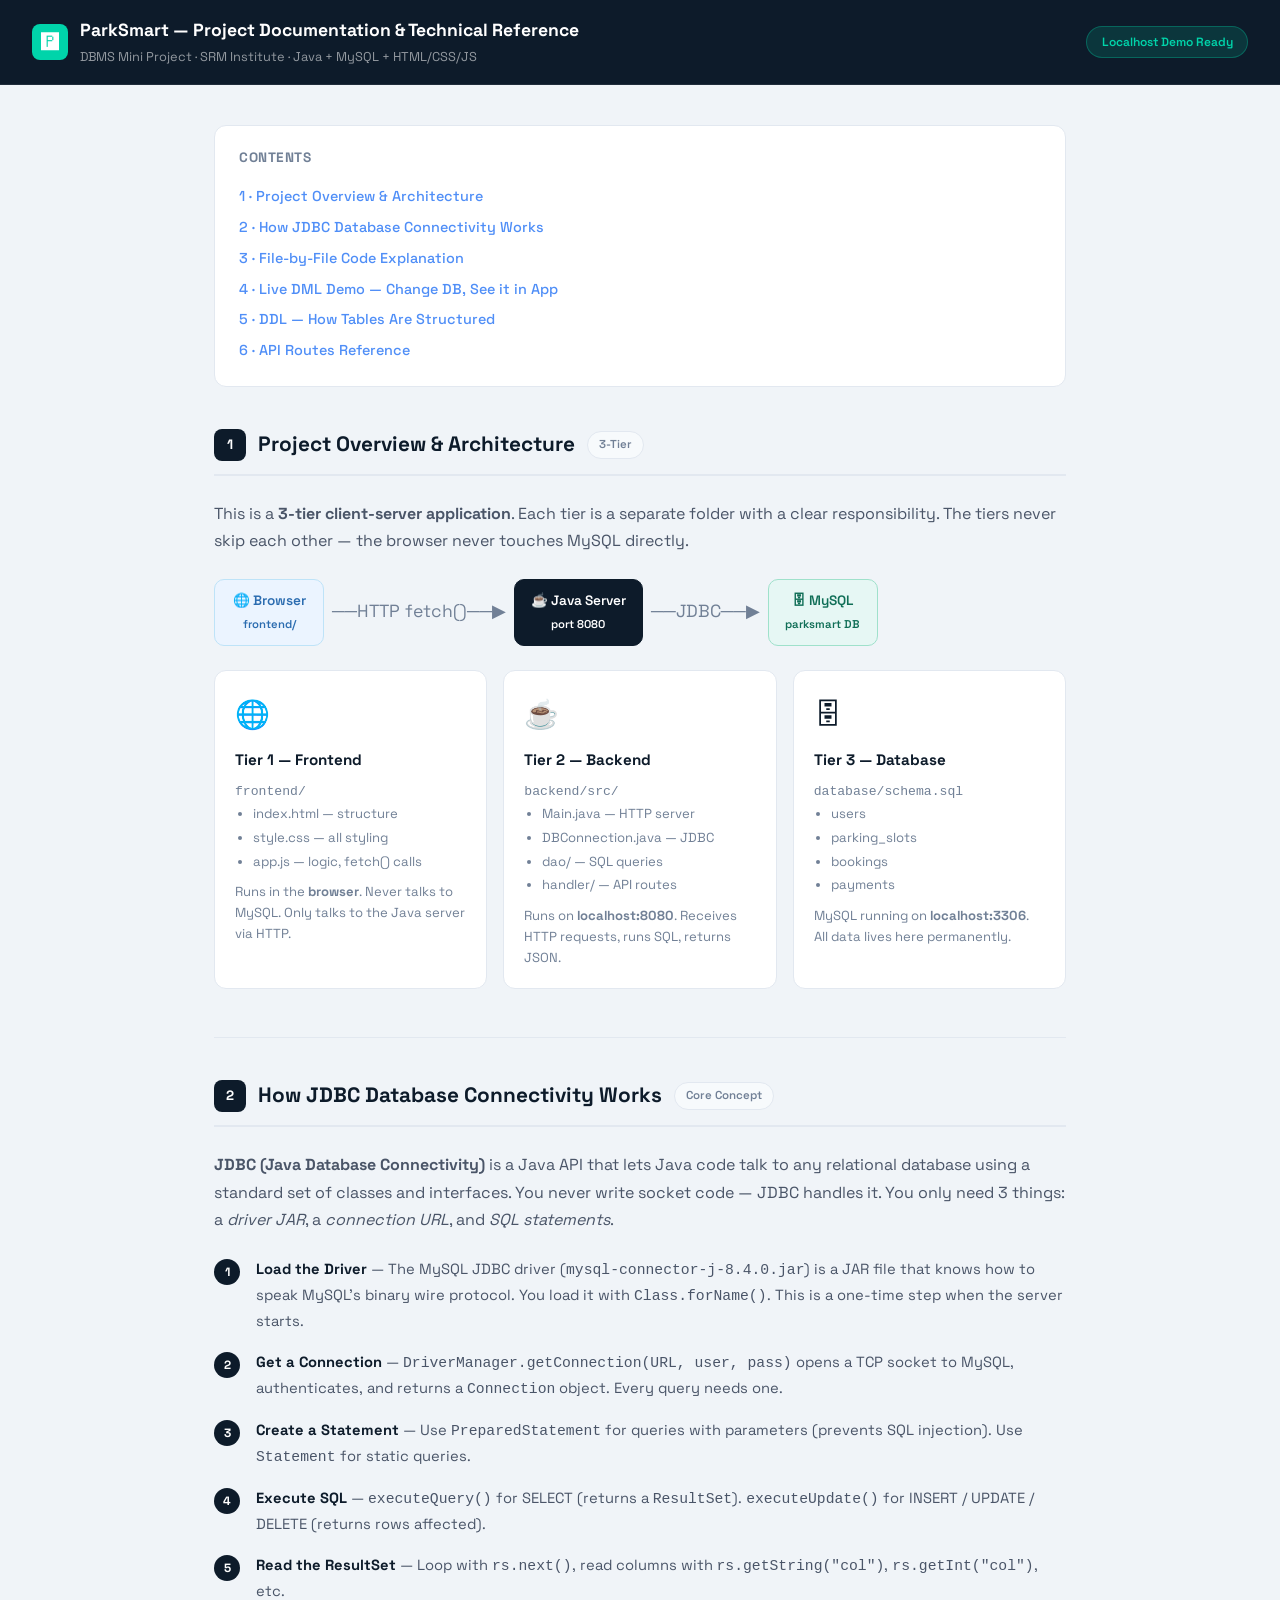
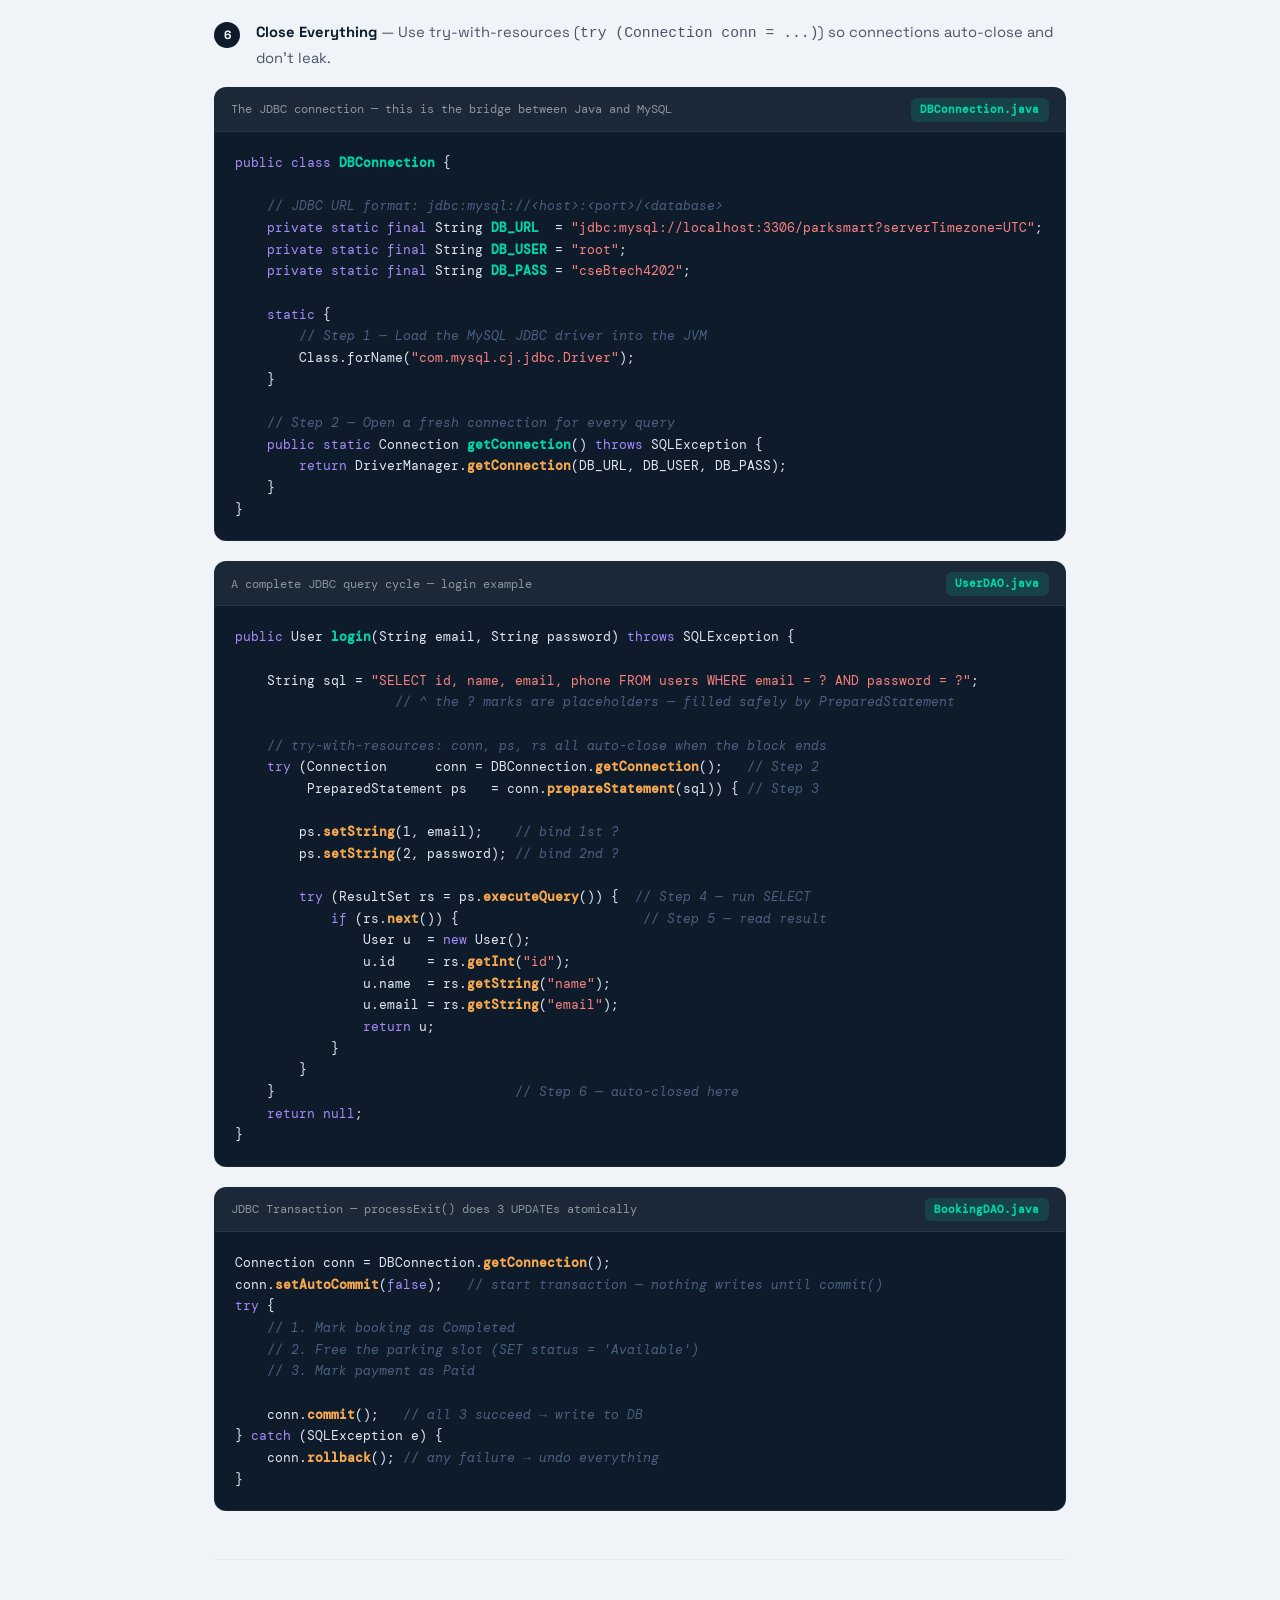
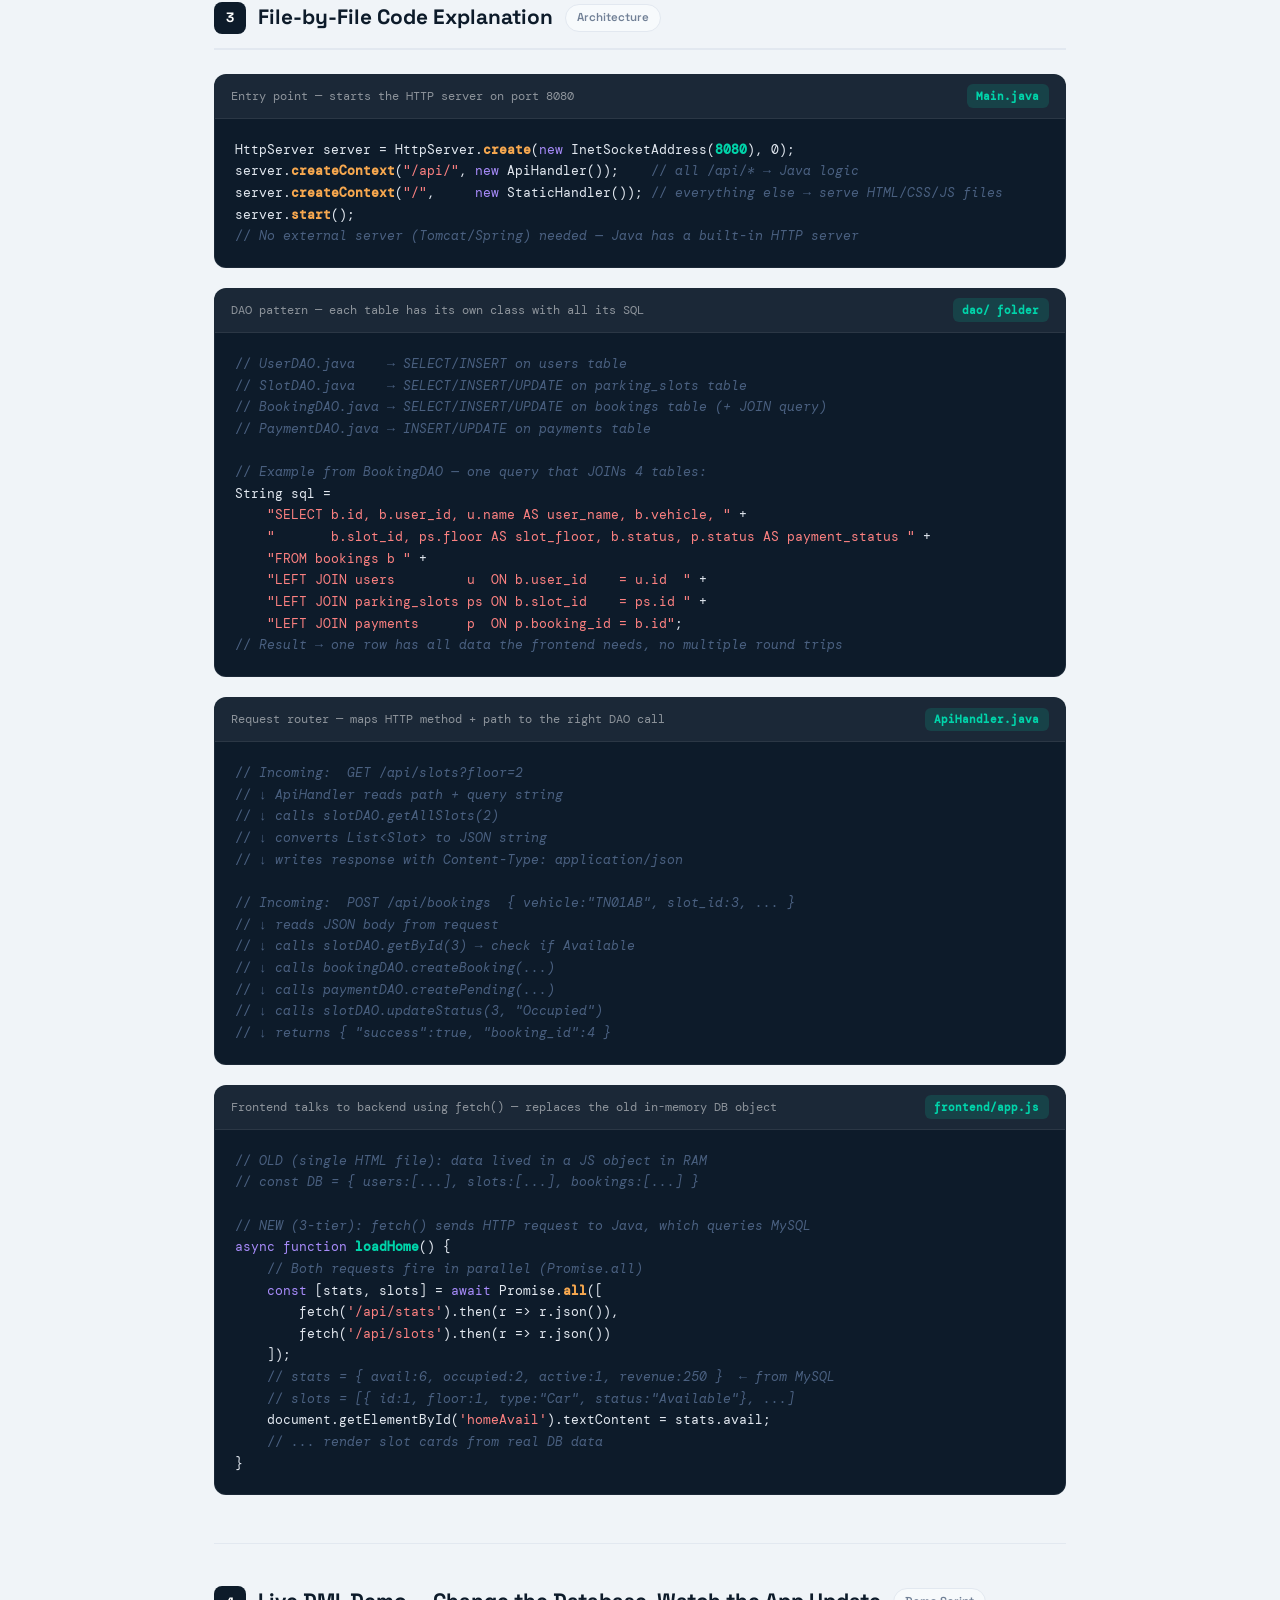
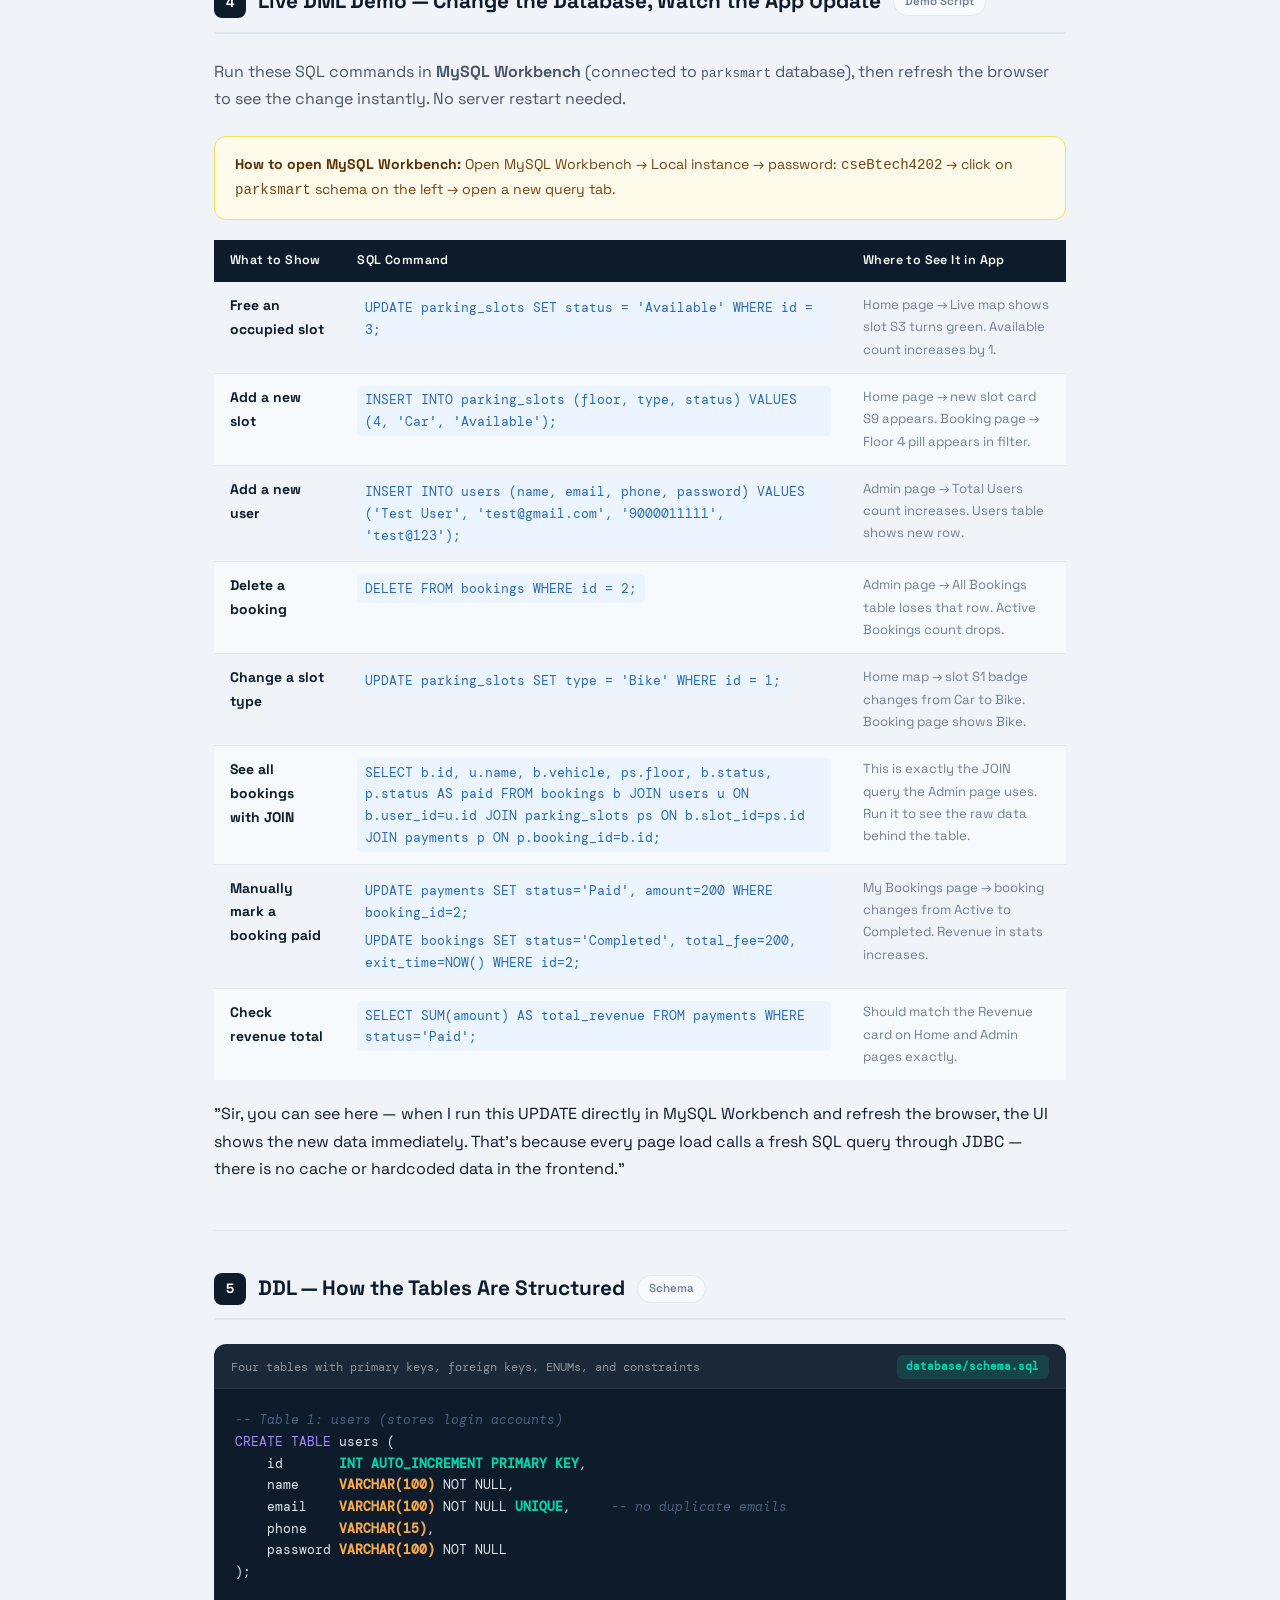
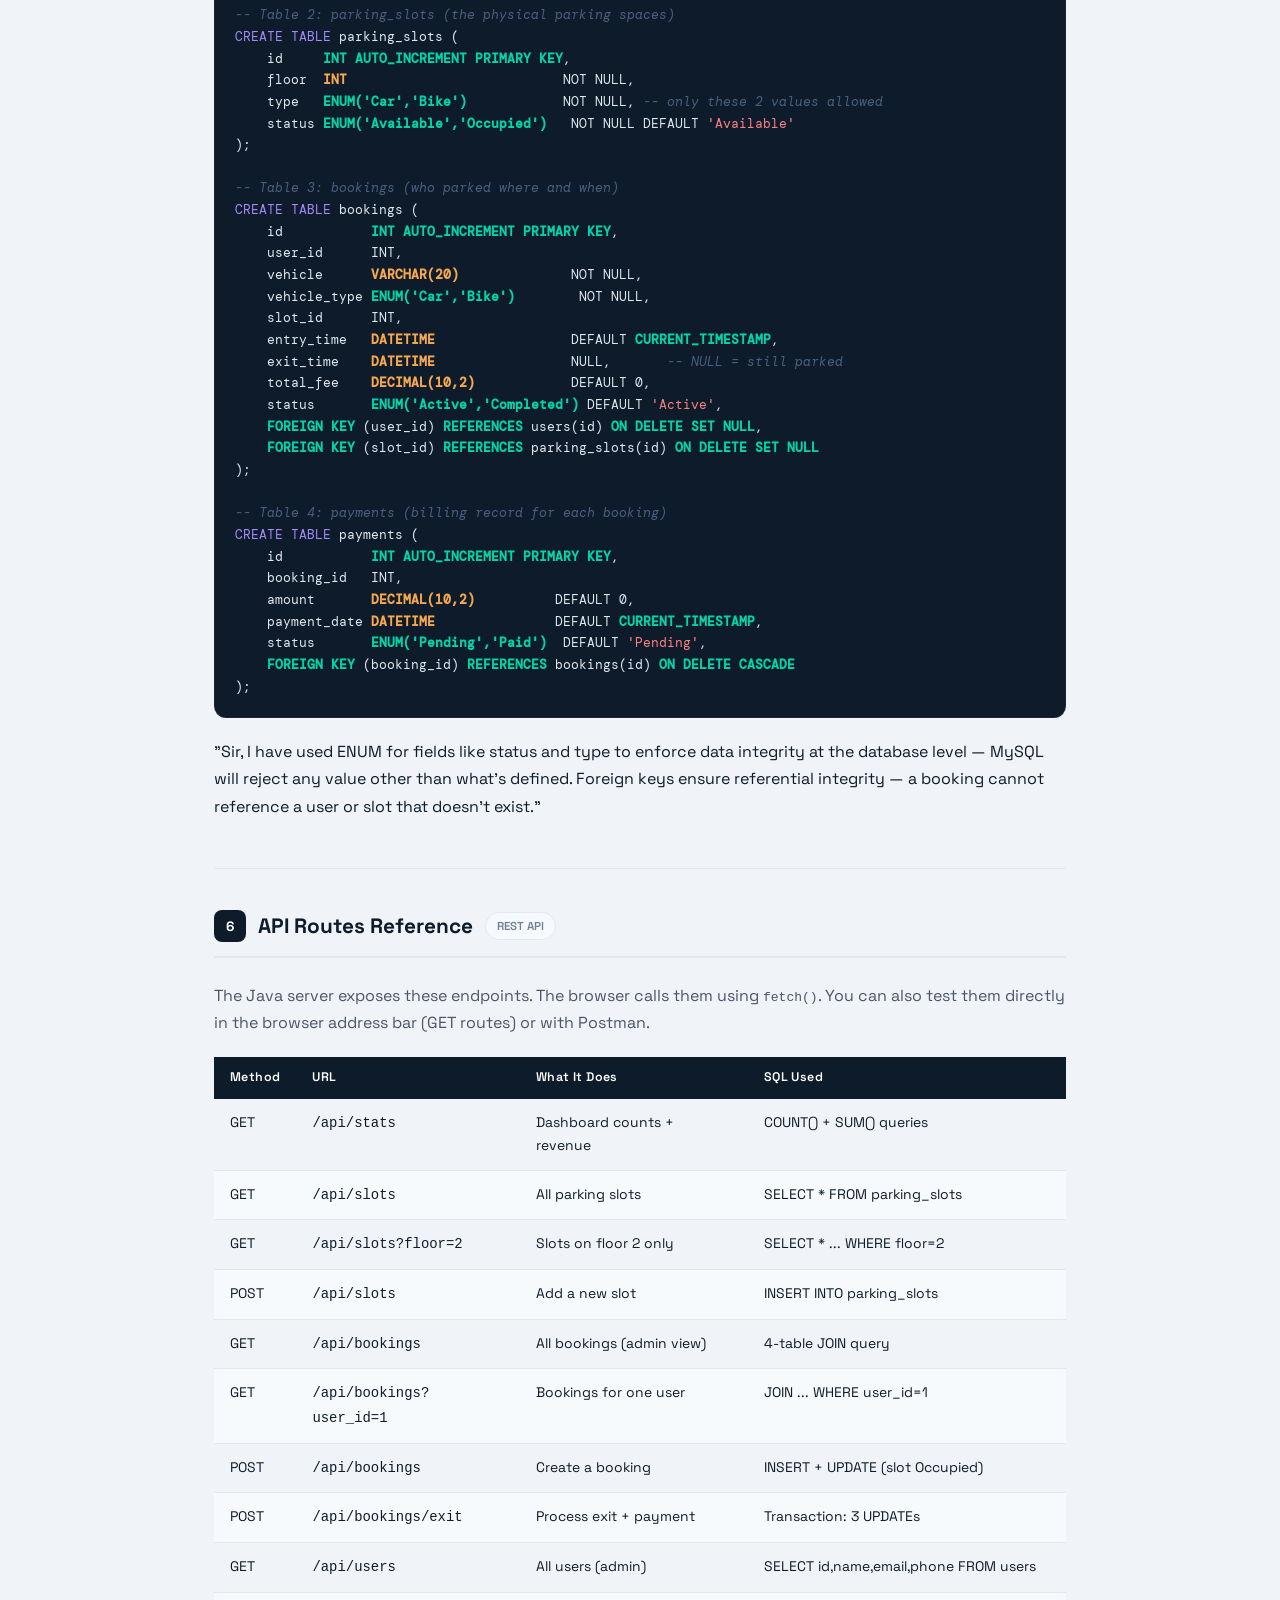
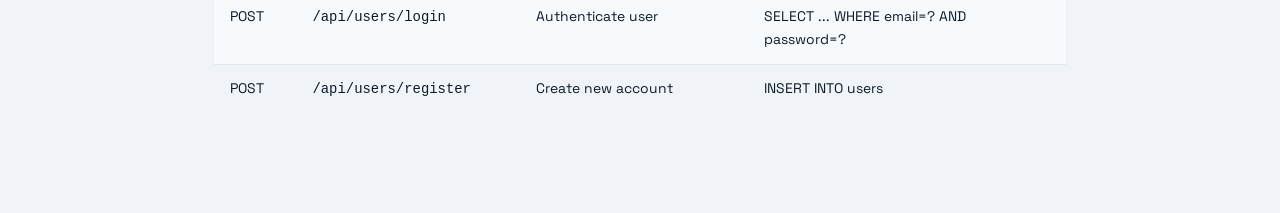
<file: PRESENTATION_SCRIPT.html>
<!DOCTYPE html>
<html lang="en">
<head>
<meta charset="UTF-8">
<meta name="viewport" content="width=device-width, initial-scale=1.0">
<title>ParkSmart – Project Documentation</title>
<link href="https://fonts.googleapis.com/css2?family=Space+Grotesk:wght@300;400;500;600;700&family=DM+Mono:wght@400;500&display=swap" rel="stylesheet">
<style>
  :root {
    --navy: #0d1b2a; --navy-light: #1a3c5e;
    --accent: #00d4aa; --accent2: #4f8ef7; --accent3: #f7a84f;
    --bg: #f0f4f8; --surface: #fff; --surface2: #f7fafc;
    --text: #0d1b2a; --text2: #4a5568; --text3: #718096;
    --border: #e2e8f0; --success: #38a169; --danger: #e53e3e;
    --radius: 12px; --radius-lg: 20px;
  }
  * { margin:0; padding:0; box-sizing:border-box; }
  body { font-family:'Space Grotesk',sans-serif; background:var(--bg); color:var(--text); line-height:1.7; }

  /* TOP BAR */
  .topbar { background:var(--navy); color:#fff; padding:1rem 2rem; display:flex; align-items:center; gap:12px; position:sticky; top:0; z-index:100; border-bottom:1px solid rgba(255,255,255,0.08); }
  .topbar .logo-icon { width:36px; height:36px; background:var(--accent); border-radius:8px; display:flex; align-items:center; justify-content:center; font-size:18px; flex-shrink:0; }
  .topbar h1 { font-size:1.1rem; font-weight:700; }
  .topbar p  { font-size:0.8rem; color:rgba(255,255,255,0.55); }
  .badge { margin-left:auto; background:rgba(0,212,170,0.15); color:var(--accent); border:1px solid rgba(0,212,170,0.3); padding:0.3rem 0.9rem; border-radius:20px; font-size:0.75rem; font-weight:600; white-space:nowrap; }

  /* LAYOUT */
  .container { max-width:900px; margin:0 auto; padding:2.5rem 1.5rem 4rem; }

  /* SECTION */
  .section { margin-bottom:3rem; }
  .section-header {
    display:flex; align-items:center; gap:0.75rem;
    margin-bottom:1.5rem; padding-bottom:0.75rem;
    border-bottom:2px solid var(--border);
  }
  .section-num { width:32px; height:32px; background:var(--navy); color:#fff; border-radius:8px; display:flex; align-items:center; justify-content:center; font-size:0.85rem; font-weight:700; flex-shrink:0; }
  .section-header h2 { font-size:1.3rem; font-weight:700; }
  .section-header .tag { background:var(--surface2); border:1px solid var(--border); color:var(--text3); padding:0.2rem 0.7rem; border-radius:20px; font-size:0.72rem; font-weight:600; }


  /* NOTE BOX */
  .note {
    background:#fffbeb; border:1.5px solid #f6e05e;
    border-radius:var(--radius); padding:1rem 1.25rem; margin-bottom:1.25rem;
    font-size:0.88rem; color:#744210;
  }
  .note strong { color:#5a3000; }

  /* CODE BLOCK */
  .code-block {
    background:var(--navy); border-radius:var(--radius);
    overflow:hidden; margin-bottom:1.25rem;
    border:1px solid rgba(255,255,255,0.06);
  }
  .code-block .code-header {
    background:rgba(255,255,255,0.06); padding:0.6rem 1rem;
    display:flex; align-items:center; justify-content:space-between;
    border-bottom:1px solid rgba(255,255,255,0.07);
  }
  .code-block .code-header span { font-size:0.75rem; color:rgba(255,255,255,0.5); font-family:'DM Mono',monospace; }
  .code-block .code-header .file-tag { background:rgba(0,212,170,0.15); color:var(--accent); padding:0.15rem 0.6rem; border-radius:6px; font-size:0.7rem; font-weight:600; }
  .code-block pre { padding:1.25rem; font-family:'DM Mono',monospace; font-size:0.82rem; color:#e2e8f0; overflow-x:auto; line-height:1.65; }
  .hl  { color:#00d4aa; font-weight:600; }   /* teal highlight  */
  .hl2 { color:#f7a84f; font-weight:600; }   /* orange highlight */
  .hl3 { color:#a78bfa; }                     /* purple – keywords */
  .hl4 { color:#fc8181; }                     /* red – strings */
  .cm  { color:#4a6080; font-style:italic; }  /* comments */

  /* FLOW DIAGRAM */
  .flow { display:flex; align-items:center; flex-wrap:wrap; gap:0.5rem; margin-bottom:1.5rem; }
  .flow-box {
    background:var(--surface); border:1.5px solid var(--border);
    border-radius:10px; padding:0.6rem 1rem; font-size:0.85rem; font-weight:600;
    text-align:center; min-width:110px;
  }
  .flow-box.blue  { background:#ebf4ff; border-color:#bee3f8; color:#2b6cb0; }
  .flow-box.green { background:#e6f7f4; border-color:#9fe1cb; color:#0f6e56; }
  .flow-box.navy  { background:var(--navy); color:#fff; border-color:var(--navy); }
  .flow-box.orange{ background:#fffbeb; border-color:#f6e05e; color:#744210; }
  .flow-arrow { font-size:1.1rem; color:var(--text3); }

  /* STEPS */
  .steps { list-style:none; }
  .steps li { display:flex; gap:1rem; margin-bottom:1rem; align-items:flex-start; }
  .step-num { width:26px; height:26px; background:var(--navy); color:#fff; border-radius:50%; display:flex; align-items:center; justify-content:center; font-size:0.75rem; font-weight:700; flex-shrink:0; margin-top:2px; }
  .step-body { font-size:0.92rem; color:var(--text2); }
  .step-body strong { color:var(--text); }

  /* DML TABLE */
  .demo-table { width:100%; border-collapse:collapse; margin-bottom:1.25rem; font-size:0.87rem; }
  .demo-table th { background:var(--navy); color:#fff; padding:0.65rem 1rem; text-align:left; font-weight:600; font-size:0.78rem; letter-spacing:0.4px; }
  .demo-table td { padding:0.75rem 1rem; border-bottom:1px solid var(--border); vertical-align:top; }
  .demo-table tr:last-child td { border-bottom:none; }
  .demo-table tr:nth-child(even) td { background:var(--surface2); }
  .demo-table .sql { font-family:'DM Mono',monospace; font-size:0.8rem; color:#2b6cb0; background:#ebf4ff; padding:0.2rem 0.5rem; border-radius:5px; display:inline-block; }
  .demo-table .effect { color:var(--text3); font-size:0.82rem; }

  /* ARCH CARD */
  .arch-grid { display:grid; grid-template-columns:1fr 1fr 1fr; gap:1rem; margin-bottom:1.5rem; }
  .arch-card { background:var(--surface); border:1.5px solid var(--border); border-radius:var(--radius); padding:1.25rem; }
  .arch-card .arch-icon { font-size:1.75rem; margin-bottom:0.5rem; }
  .arch-card h3 { font-size:0.95rem; font-weight:700; margin-bottom:0.5rem; }
  .arch-card p  { font-size:0.82rem; color:var(--text3); line-height:1.6; }
  .arch-card ul { font-size:0.82rem; color:var(--text3); padding-left:1.1rem; line-height:1.8; }
  @media(max-width:640px){ .arch-grid{grid-template-columns:1fr;} .flow{flex-direction:column;} }

  /* TOC */
  .toc { background:var(--surface); border:1px solid var(--border); border-radius:var(--radius); padding:1.25rem 1.5rem; margin-bottom:2.5rem; }
  .toc h3 { font-size:0.85rem; font-weight:700; color:var(--text3); margin-bottom:0.75rem; text-transform:uppercase; letter-spacing:0.5px; }
  .toc a  { display:block; font-size:0.9rem; color:var(--accent2); text-decoration:none; padding:0.2rem 0; font-weight:500; }
  .toc a:hover { text-decoration:underline; }

  hr.divider { border:none; border-top:1px solid var(--border); margin:2.5rem 0; }
</style>
</head>
<body>

<div class="topbar">
  <div class="logo-icon">🅿</div>
  <div>
    <h1>ParkSmart — Project Documentation & Technical Reference</h1>
    <p>DBMS Mini Project · SRM Institute · Java + MySQL + HTML/CSS/JS</p>
  </div>
  <div class="badge">Localhost Demo Ready</div>
</div>

<div class="container">

  <!-- TABLE OF CONTENTS -->
  <div class="toc">
    <h3>Contents</h3>
    <a href="#s1">1 · Project Overview & Architecture</a>
    <a href="#s2">2 · How JDBC Database Connectivity Works</a>
    <a href="#s3">3 · File-by-File Code Explanation</a>
    <a href="#s4">4 · Live DML Demo — Change DB, See it in App</a>
    <a href="#s5">5 · DDL — How Tables Are Structured</a>
    <a href="#s6">6 · API Routes Reference</a>
  </div>

  <!-- ══════════════════════════════════════════════════════════════ -->
  <div class="section" id="s1">
    <div class="section-header">
      <div class="section-num">1</div>
      <h2>Project Overview &amp; Architecture</h2>
      <span class="tag">3-Tier</span>
    </div>

    <p style="color:var(--text2);margin-bottom:1.5rem;">
      This is a <strong>3-tier client-server application</strong>. Each tier is a separate folder with a clear responsibility.
      The tiers never skip each other — the browser never touches MySQL directly.
    </p>

    <!-- FLOW -->
    <div class="flow">
      <div class="flow-box blue">🌐 Browser<br><small>frontend/</small></div>
      <div class="flow-arrow">──HTTP fetch()──▶</div>
      <div class="flow-box navy">☕ Java Server<br><small>port 8080</small></div>
      <div class="flow-arrow">──JDBC──▶</div>
      <div class="flow-box green">🗄 MySQL<br><small>parksmart DB</small></div>
    </div>

    <div class="arch-grid">
      <div class="arch-card">
        <div class="arch-icon">🌐</div>
        <h3>Tier 1 — Frontend</h3>
        <p><code>frontend/</code></p>
        <ul>
          <li>index.html — structure</li>
          <li>style.css — all styling</li>
          <li>app.js — logic, fetch() calls</li>
        </ul>
        <p style="margin-top:0.5rem;">Runs in the <strong>browser</strong>. Never talks to MySQL. Only talks to the Java server via HTTP.</p>
      </div>
      <div class="arch-card">
        <div class="arch-icon">☕</div>
        <h3>Tier 2 — Backend</h3>
        <p><code>backend/src/</code></p>
        <ul>
          <li>Main.java — HTTP server</li>
          <li>DBConnection.java — JDBC</li>
          <li>dao/ — SQL queries</li>
          <li>handler/ — API routes</li>
        </ul>
        <p style="margin-top:0.5rem;">Runs on <strong>localhost:8080</strong>. Receives HTTP requests, runs SQL, returns JSON.</p>
      </div>
      <div class="arch-card">
        <div class="arch-icon">🗄</div>
        <h3>Tier 3 — Database</h3>
        <p><code>database/schema.sql</code></p>
        <ul>
          <li>users</li>
          <li>parking_slots</li>
          <li>bookings</li>
          <li>payments</li>
        </ul>
        <p style="margin-top:0.5rem;">MySQL running on <strong>localhost:3306</strong>. All data lives here permanently.</p>
      </div>
    </div>
  </div>

  <hr class="divider">

  <!-- ══════════════════════════════════════════════════════════════ -->
  <div class="section" id="s2">
    <div class="section-header">
      <div class="section-num">2</div>
      <h2>How JDBC Database Connectivity Works</h2>
      <span class="tag">Core Concept</span>
    </div>

    <p style="color:var(--text2);margin-bottom:1.5rem;">
      <strong>JDBC (Java Database Connectivity)</strong> is a Java API that lets Java code talk to any relational database
      using a standard set of classes and interfaces. You never write socket code — JDBC handles it.
      You only need 3 things: a <em>driver JAR</em>, a <em>connection URL</em>, and <em>SQL statements</em>.
    </p>

    <!-- Step by step -->
    <ul class="steps">
      <li>
        <div class="step-num">1</div>
        <div class="step-body"><strong>Load the Driver</strong> — The MySQL JDBC driver (<code>mysql-connector-j-8.4.0.jar</code>)
        is a JAR file that knows how to speak MySQL's binary wire protocol. You load it with <code>Class.forName()</code>.
        This is a one-time step when the server starts.</div>
      </li>
      <li>
        <div class="step-num">2</div>
        <div class="step-body"><strong>Get a Connection</strong> — <code>DriverManager.getConnection(URL, user, pass)</code>
        opens a TCP socket to MySQL, authenticates, and returns a <code>Connection</code> object.
        Every query needs one.</div>
      </li>
      <li>
        <div class="step-num">3</div>
        <div class="step-body"><strong>Create a Statement</strong> — Use <code>PreparedStatement</code> for queries with
        parameters (prevents SQL injection). Use <code>Statement</code> for static queries.</div>
      </li>
      <li>
        <div class="step-num">4</div>
        <div class="step-body"><strong>Execute SQL</strong> — <code>executeQuery()</code> for SELECT (returns a
        <code>ResultSet</code>). <code>executeUpdate()</code> for INSERT / UPDATE / DELETE (returns rows affected).</div>
      </li>
      <li>
        <div class="step-num">5</div>
        <div class="step-body"><strong>Read the ResultSet</strong> — Loop with <code>rs.next()</code>,
        read columns with <code>rs.getString("col")</code>, <code>rs.getInt("col")</code>, etc.</div>
      </li>
      <li>
        <div class="step-num">6</div>
        <div class="step-body"><strong>Close Everything</strong> — Use try-with-resources
        (<code>try (Connection conn = ...)</code>) so connections auto-close and don't leak.</div>
      </li>
    </ul>

    <!-- DBConnection code -->
    <div class="code-block">
      <div class="code-header">
        <span>The JDBC connection — this is the bridge between Java and MySQL</span>
        <span class="file-tag">DBConnection.java</span>
      </div>
      <pre><span class="hl3">public class</span> <span class="hl">DBConnection</span> {

    <span class="cm">// JDBC URL format: jdbc:mysql://&lt;host&gt;:&lt;port&gt;/&lt;database&gt;</span>
    <span class="hl3">private static final</span> String <span class="hl">DB_URL</span>  = <span class="hl4">"jdbc:mysql://localhost:3306/parksmart?serverTimezone=UTC"</span>;
    <span class="hl3">private static final</span> String <span class="hl">DB_USER</span> = <span class="hl4">"root"</span>;
    <span class="hl3">private static final</span> String <span class="hl">DB_PASS</span> = <span class="hl4">"cseBtech4202"</span>;

    <span class="hl3">static</span> {
        <span class="cm">// Step 1 — Load the MySQL JDBC driver into the JVM</span>
        Class.forName(<span class="hl4">"com.mysql.cj.jdbc.Driver"</span>);
    }

    <span class="cm">// Step 2 — Open a fresh connection for every query</span>
    <span class="hl3">public static</span> Connection <span class="hl">getConnection</span>() <span class="hl3">throws</span> SQLException {
        <span class="hl3">return</span> DriverManager.<span class="hl2">getConnection</span>(DB_URL, DB_USER, DB_PASS);
    }
}</pre>
    </div>

    <!-- PreparedStatement code -->
    <div class="code-block">
      <div class="code-header">
        <span>A complete JDBC query cycle — login example</span>
        <span class="file-tag">UserDAO.java</span>
      </div>
      <pre><span class="hl3">public</span> User <span class="hl">login</span>(String email, String password) <span class="hl3">throws</span> SQLException {

    String sql = <span class="hl4">"SELECT id, name, email, phone FROM users WHERE email = ? AND password = ?"</span>;
                    <span class="cm">// ^ the ? marks are placeholders — filled safely by PreparedStatement</span>

    <span class="cm">// try-with-resources: conn, ps, rs all auto-close when the block ends</span>
    <span class="hl3">try</span> (Connection      conn = DBConnection.<span class="hl2">getConnection</span>();   <span class="cm">// Step 2</span>
         PreparedStatement ps   = conn.<span class="hl2">prepareStatement</span>(sql)) { <span class="cm">// Step 3</span>

        ps.<span class="hl2">setString</span>(1, email);    <span class="cm">// bind 1st ?</span>
        ps.<span class="hl2">setString</span>(2, password); <span class="cm">// bind 2nd ?</span>

        <span class="hl3">try</span> (ResultSet rs = ps.<span class="hl2">executeQuery</span>()) {  <span class="cm">// Step 4 — run SELECT</span>
            <span class="hl3">if</span> (rs.<span class="hl2">next</span>()) {                       <span class="cm">// Step 5 — read result</span>
                User u  = <span class="hl3">new</span> User();
                u.id    = rs.<span class="hl2">getInt</span>(<span class="hl4">"id"</span>);
                u.name  = rs.<span class="hl2">getString</span>(<span class="hl4">"name"</span>);
                u.email = rs.<span class="hl2">getString</span>(<span class="hl4">"email"</span>);
                <span class="hl3">return</span> u;
            }
        }
    }                              <span class="cm">// Step 6 — auto-closed here</span>
    <span class="hl3">return null</span>;
}</pre>
    </div>

    <!-- Transaction code -->
    <div class="code-block">
      <div class="code-header">
        <span>JDBC Transaction — processExit() does 3 UPDATEs atomically</span>
        <span class="file-tag">BookingDAO.java</span>
      </div>
      <pre>Connection conn = DBConnection.<span class="hl2">getConnection</span>();
conn.<span class="hl2">setAutoCommit</span>(<span class="hl3">false</span>);   <span class="cm">// start transaction — nothing writes until commit()</span>
<span class="hl3">try</span> {
    <span class="cm">// 1. Mark booking as Completed</span>
    <span class="cm">// 2. Free the parking slot (SET status = 'Available')</span>
    <span class="cm">// 3. Mark payment as Paid</span>

    conn.<span class="hl2">commit</span>();   <span class="cm">// all 3 succeed → write to DB</span>
} <span class="hl3">catch</span> (SQLException e) {
    conn.<span class="hl2">rollback</span>(); <span class="cm">// any failure → undo everything</span>
}</pre>
    </div>
  </div>

  <hr class="divider">

  <!-- ══════════════════════════════════════════════════════════════ -->
  <div class="section" id="s3">
    <div class="section-header">
      <div class="section-num">3</div>
      <h2>File-by-File Code Explanation</h2>
      <span class="tag">Architecture</span>
    </div>

    <!-- Main.java -->
    <div class="code-block">
      <div class="code-header">
        <span>Entry point — starts the HTTP server on port 8080</span>
        <span class="file-tag">Main.java</span>
      </div>
      <pre>HttpServer server = HttpServer.<span class="hl2">create</span>(<span class="hl3">new</span> InetSocketAddress(<span class="hl">8080</span>), 0);
server.<span class="hl2">createContext</span>(<span class="hl4">"/api/"</span>, <span class="hl3">new</span> ApiHandler());    <span class="cm">// all /api/* → Java logic</span>
server.<span class="hl2">createContext</span>(<span class="hl4">"/"</span>,     <span class="hl3">new</span> StaticHandler()); <span class="cm">// everything else → serve HTML/CSS/JS files</span>
server.<span class="hl2">start</span>();
<span class="cm">// No external server (Tomcat/Spring) needed — Java has a built-in HTTP server</span></pre>
    </div>

    <!-- DAO pattern -->
    <div class="code-block">
      <div class="code-header">
        <span>DAO pattern — each table has its own class with all its SQL</span>
        <span class="file-tag">dao/ folder</span>
      </div>
      <pre><span class="cm">// UserDAO.java    → SELECT/INSERT on users table</span>
<span class="cm">// SlotDAO.java    → SELECT/INSERT/UPDATE on parking_slots table</span>
<span class="cm">// BookingDAO.java → SELECT/INSERT/UPDATE on bookings table (+ JOIN query)</span>
<span class="cm">// PaymentDAO.java → INSERT/UPDATE on payments table</span>

<span class="cm">// Example from BookingDAO — one query that JOINs 4 tables:</span>
String sql =
    <span class="hl4">"SELECT b.id, b.user_id, u.name AS user_name, b.vehicle, "</span> +
    <span class="hl4">"       b.slot_id, ps.floor AS slot_floor, b.status, p.status AS payment_status "</span> +
    <span class="hl4">"FROM bookings b "</span> +
    <span class="hl4">"LEFT JOIN users         u  ON b.user_id    = u.id  "</span> +
    <span class="hl4">"LEFT JOIN parking_slots ps ON b.slot_id    = ps.id "</span> +
    <span class="hl4">"LEFT JOIN payments      p  ON p.booking_id = b.id"</span>;
<span class="cm">// Result → one row has all data the frontend needs, no multiple round trips</span></pre>
    </div>

    <!-- ApiHandler -->
    <div class="code-block">
      <div class="code-header">
        <span>Request router — maps HTTP method + path to the right DAO call</span>
        <span class="file-tag">ApiHandler.java</span>
      </div>
      <pre><span class="cm">// Incoming:  GET /api/slots?floor=2</span>
<span class="cm">// ↓ ApiHandler reads path + query string</span>
<span class="cm">// ↓ calls slotDAO.getAllSlots(2)</span>
<span class="cm">// ↓ converts List&lt;Slot&gt; to JSON string</span>
<span class="cm">// ↓ writes response with Content-Type: application/json</span>

<span class="cm">// Incoming:  POST /api/bookings  { vehicle:"TN01AB", slot_id:3, ... }</span>
<span class="cm">// ↓ reads JSON body from request</span>
<span class="cm">// ↓ calls slotDAO.getById(3) → check if Available</span>
<span class="cm">// ↓ calls bookingDAO.createBooking(...)</span>
<span class="cm">// ↓ calls paymentDAO.createPending(...)</span>
<span class="cm">// ↓ calls slotDAO.updateStatus(3, "Occupied")</span>
<span class="cm">// ↓ returns { "success":true, "booking_id":4 }</span></pre>
    </div>

    <!-- Frontend app.js -->
    <div class="code-block">
      <div class="code-header">
        <span>Frontend talks to backend using fetch() — replaces the old in-memory DB object</span>
        <span class="file-tag">frontend/app.js</span>
      </div>
      <pre><span class="cm">// OLD (single HTML file): data lived in a JS object in RAM</span>
<span class="cm">// const DB = { users:[...], slots:[...], bookings:[...] }</span>

<span class="cm">// NEW (3-tier): fetch() sends HTTP request to Java, which queries MySQL</span>
<span class="hl3">async function</span> <span class="hl">loadHome</span>() {
    <span class="cm">// Both requests fire in parallel (Promise.all)</span>
    <span class="hl3">const</span> [stats, slots] = <span class="hl3">await</span> Promise.<span class="hl2">all</span>([
        fetch(<span class="hl4">'/api/stats'</span>).then(r => r.json()),
        fetch(<span class="hl4">'/api/slots'</span>).then(r => r.json())
    ]);
    <span class="cm">// stats = { avail:6, occupied:2, active:1, revenue:250 }  ← from MySQL</span>
    <span class="cm">// slots = [{ id:1, floor:1, type:"Car", status:"Available"}, ...]</span>
    document.getElementById(<span class="hl4">'homeAvail'</span>).textContent = stats.avail;
    <span class="cm">// ... render slot cards from real DB data</span>
}</pre>
    </div>
  </div>

  <hr class="divider">

  <!-- ══════════════════════════════════════════════════════════════ -->
  <div class="section" id="s4">
    <div class="section-header">
      <div class="section-num">4</div>
      <h2>Live DML Demo — Change the Database, Watch the App Update</h2>
      <span class="tag">Demo Script</span>
    </div>

    <p style="color:var(--text2);margin-bottom:1.5rem;">
      Run these SQL commands in <strong>MySQL Workbench</strong> (connected to <code>parksmart</code> database),
      then refresh the browser to see the change instantly. No server restart needed.
    </p>

    <div class="note">
      <strong>How to open MySQL Workbench:</strong> Open MySQL Workbench → Local instance → password: <code>cseBtech4202</code> → click on <code>parksmart</code> schema on the left → open a new query tab.
    </div>

    <table class="demo-table">
      <thead>
        <tr><th>What to Show</th><th>SQL Command</th><th>Where to See It in App</th></tr>
      </thead>
      <tbody>
        <tr>
          <td><strong>Free an occupied slot</strong></td>
          <td><span class="sql">UPDATE parking_slots SET status = 'Available' WHERE id = 3;</span></td>
          <td class="effect">Home page → Live map shows slot S3 turns green. Available count increases by 1.</td>
        </tr>
        <tr>
          <td><strong>Add a new slot</strong></td>
          <td><span class="sql">INSERT INTO parking_slots (floor, type, status) VALUES (4, 'Car', 'Available');</span></td>
          <td class="effect">Home page → new slot card S9 appears. Booking page → Floor 4 pill appears in filter.</td>
        </tr>
        <tr>
          <td><strong>Add a new user</strong></td>
          <td><span class="sql">INSERT INTO users (name, email, phone, password) VALUES ('Test User', 'test@gmail.com', '9000011111', 'test@123');</span></td>
          <td class="effect">Admin page → Total Users count increases. Users table shows new row.</td>
        </tr>
        <tr>
          <td><strong>Delete a booking</strong></td>
          <td><span class="sql">DELETE FROM bookings WHERE id = 2;</span></td>
          <td class="effect">Admin page → All Bookings table loses that row. Active Bookings count drops.</td>
        </tr>
        <tr>
          <td><strong>Change a slot type</strong></td>
          <td><span class="sql">UPDATE parking_slots SET type = 'Bike' WHERE id = 1;</span></td>
          <td class="effect">Home map → slot S1 badge changes from Car to Bike. Booking page shows Bike.</td>
        </tr>
        <tr>
          <td><strong>See all bookings with JOIN</strong></td>
          <td><span class="sql">SELECT b.id, u.name, b.vehicle, ps.floor, b.status, p.status AS paid FROM bookings b JOIN users u ON b.user_id=u.id JOIN parking_slots ps ON b.slot_id=ps.id JOIN payments p ON p.booking_id=b.id;</span></td>
          <td class="effect">This is exactly the JOIN query the Admin page uses. Run it to see the raw data behind the table.</td>
        </tr>
        <tr>
          <td><strong>Manually mark a booking paid</strong></td>
          <td><span class="sql">UPDATE payments SET status='Paid', amount=200 WHERE booking_id=2;</span><br><span class="sql">UPDATE bookings SET status='Completed', total_fee=200, exit_time=NOW() WHERE id=2;</span></td>
          <td class="effect">My Bookings page → booking changes from Active to Completed. Revenue in stats increases.</td>
        </tr>
        <tr>
          <td><strong>Check revenue total</strong></td>
          <td><span class="sql">SELECT SUM(amount) AS total_revenue FROM payments WHERE status='Paid';</span></td>
          <td class="effect">Should match the Revenue card on Home and Admin pages exactly.</td>
        </tr>
      </tbody>
    </table>

    <div class="speak">
      <p>"Sir, you can see here — when I run this UPDATE directly in MySQL Workbench and refresh the browser,
      the UI shows the new data immediately. That's because every page load calls a fresh SQL query through
      JDBC — there is no cache or hardcoded data in the frontend."</p>
    </div>
  </div>

  <hr class="divider">

  <!-- ══════════════════════════════════════════════════════════════ -->
  <div class="section" id="s5">
    <div class="section-header">
      <div class="section-num">5</div>
      <h2>DDL — How the Tables Are Structured</h2>
      <span class="tag">Schema</span>
    </div>

    <div class="code-block">
      <div class="code-header">
        <span>Four tables with primary keys, foreign keys, ENUMs, and constraints</span>
        <span class="file-tag">database/schema.sql</span>
      </div>
      <pre><span class="cm">-- Table 1: users (stores login accounts)</span>
<span class="hl3">CREATE TABLE</span> users (
    id       <span class="hl">INT AUTO_INCREMENT PRIMARY KEY</span>,
    name     <span class="hl2">VARCHAR(100)</span> NOT NULL,
    email    <span class="hl2">VARCHAR(100)</span> NOT NULL <span class="hl">UNIQUE</span>,     <span class="cm">-- no duplicate emails</span>
    phone    <span class="hl2">VARCHAR(15)</span>,
    password <span class="hl2">VARCHAR(100)</span> NOT NULL
);

<span class="cm">-- Table 2: parking_slots (the physical parking spaces)</span>
<span class="hl3">CREATE TABLE</span> parking_slots (
    id     <span class="hl">INT AUTO_INCREMENT PRIMARY KEY</span>,
    floor  <span class="hl2">INT</span>                           NOT NULL,
    type   <span class="hl">ENUM('Car','Bike')</span>            NOT NULL, <span class="cm">-- only these 2 values allowed</span>
    status <span class="hl">ENUM('Available','Occupied')</span>   NOT NULL DEFAULT <span class="hl4">'Available'</span>
);

<span class="cm">-- Table 3: bookings (who parked where and when)</span>
<span class="hl3">CREATE TABLE</span> bookings (
    id           <span class="hl">INT AUTO_INCREMENT PRIMARY KEY</span>,
    user_id      INT,
    vehicle      <span class="hl2">VARCHAR(20)</span>              NOT NULL,
    vehicle_type <span class="hl">ENUM('Car','Bike')</span>        NOT NULL,
    slot_id      INT,
    entry_time   <span class="hl2">DATETIME</span>                 DEFAULT <span class="hl">CURRENT_TIMESTAMP</span>,
    exit_time    <span class="hl2">DATETIME</span>                 NULL,       <span class="cm">-- NULL = still parked</span>
    total_fee    <span class="hl2">DECIMAL(10,2)</span>            DEFAULT 0,
    status       <span class="hl">ENUM('Active','Completed')</span> DEFAULT <span class="hl4">'Active'</span>,
    <span class="hl">FOREIGN KEY</span> (user_id) <span class="hl">REFERENCES</span> users(id) <span class="hl">ON DELETE SET NULL</span>,
    <span class="hl">FOREIGN KEY</span> (slot_id) <span class="hl">REFERENCES</span> parking_slots(id) <span class="hl">ON DELETE SET NULL</span>
);

<span class="cm">-- Table 4: payments (billing record for each booking)</span>
<span class="hl3">CREATE TABLE</span> payments (
    id           <span class="hl">INT AUTO_INCREMENT PRIMARY KEY</span>,
    booking_id   INT,
    amount       <span class="hl2">DECIMAL(10,2)</span>          DEFAULT 0,
    payment_date <span class="hl2">DATETIME</span>               DEFAULT <span class="hl">CURRENT_TIMESTAMP</span>,
    status       <span class="hl">ENUM('Pending','Paid')</span>  DEFAULT <span class="hl4">'Pending'</span>,
    <span class="hl">FOREIGN KEY</span> (booking_id) <span class="hl">REFERENCES</span> bookings(id) <span class="hl">ON DELETE CASCADE</span>
);</pre>
    </div>

    <div class="speak">
      <p>"Sir, I have used ENUM for fields like status and type to enforce data integrity at the database level —
      MySQL will reject any value other than what's defined. Foreign keys ensure referential integrity —
      a booking cannot reference a user or slot that doesn't exist."</p>
    </div>
  </div>

  <hr class="divider">

  <!-- ══════════════════════════════════════════════════════════════ -->
  <div class="section" id="s6">
    <div class="section-header">
      <div class="section-num">6</div>
      <h2>API Routes Reference</h2>
      <span class="tag">REST API</span>
    </div>

    <p style="color:var(--text2);margin-bottom:1.25rem;">
      The Java server exposes these endpoints. The browser calls them using <code>fetch()</code>.
      You can also test them directly in the browser address bar (GET routes) or with Postman.
    </p>

    <table class="demo-table">
      <thead>
        <tr><th>Method</th><th>URL</th><th>What It Does</th><th>SQL Used</th></tr>
      </thead>
      <tbody>
        <tr><td>GET</td><td><code>/api/stats</code></td><td>Dashboard counts + revenue</td><td>COUNT() + SUM() queries</td></tr>
        <tr><td>GET</td><td><code>/api/slots</code></td><td>All parking slots</td><td>SELECT * FROM parking_slots</td></tr>
        <tr><td>GET</td><td><code>/api/slots?floor=2</code></td><td>Slots on floor 2 only</td><td>SELECT * ... WHERE floor=2</td></tr>
        <tr><td>POST</td><td><code>/api/slots</code></td><td>Add a new slot</td><td>INSERT INTO parking_slots</td></tr>
        <tr><td>GET</td><td><code>/api/bookings</code></td><td>All bookings (admin view)</td><td>4-table JOIN query</td></tr>
        <tr><td>GET</td><td><code>/api/bookings?user_id=1</code></td><td>Bookings for one user</td><td>JOIN ... WHERE user_id=1</td></tr>
        <tr><td>POST</td><td><code>/api/bookings</code></td><td>Create a booking</td><td>INSERT + UPDATE (slot Occupied)</td></tr>
        <tr><td>POST</td><td><code>/api/bookings/exit</code></td><td>Process exit + payment</td><td>Transaction: 3 UPDATEs</td></tr>
        <tr><td>GET</td><td><code>/api/users</code></td><td>All users (admin)</td><td>SELECT id,name,email,phone FROM users</td></tr>
        <tr><td>POST</td><td><code>/api/users/login</code></td><td>Authenticate user</td><td>SELECT ... WHERE email=? AND password=?</td></tr>
        <tr><td>POST</td><td><code>/api/users/register</code></td><td>Create new account</td><td>INSERT INTO users</td></tr>
      </tbody>
    </table>
  </div>


</div><!-- /container -->
</body>
</html>
</file>
